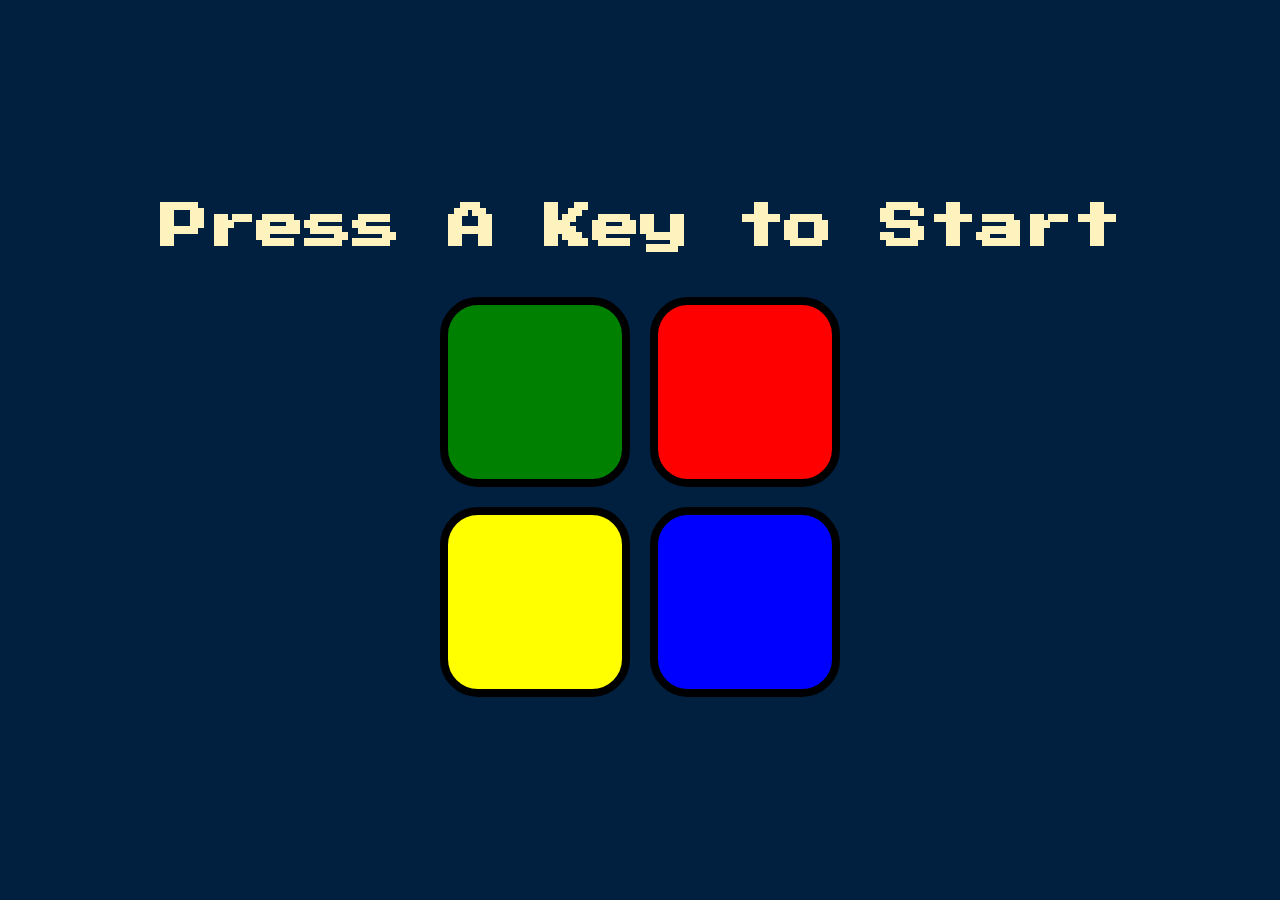
<file: projects/simon-game/index.html>
<!DOCTYPE html>
<html lang="en">
<head>
  <meta charset="utf-8">
  <title>Simon</title>
  <meta name="viewport" content="width=device-width, initial-scale=1.0">

  <link rel="stylesheet" href="styles.css">
  <link href="https://fonts.googleapis.com/css?family=Press+Start+2P" rel="stylesheet">
</head>

<body>
  <h1 id="level-title">Press A Key to Start</h1>

  <div class="container">
    <div id="green" class="btn green"></div>
    <div id="red" class="btn red"></div>
    <div id="yellow" class="btn yellow"></div>
    <div id="blue" class="btn blue"></div>
  </div>

  <script src="https://ajax.googleapis.com/ajax/libs/jquery/3.7.1/jquery.min.js"></script>
  <script src="index.js"></script>
</body>
</html>
</file>
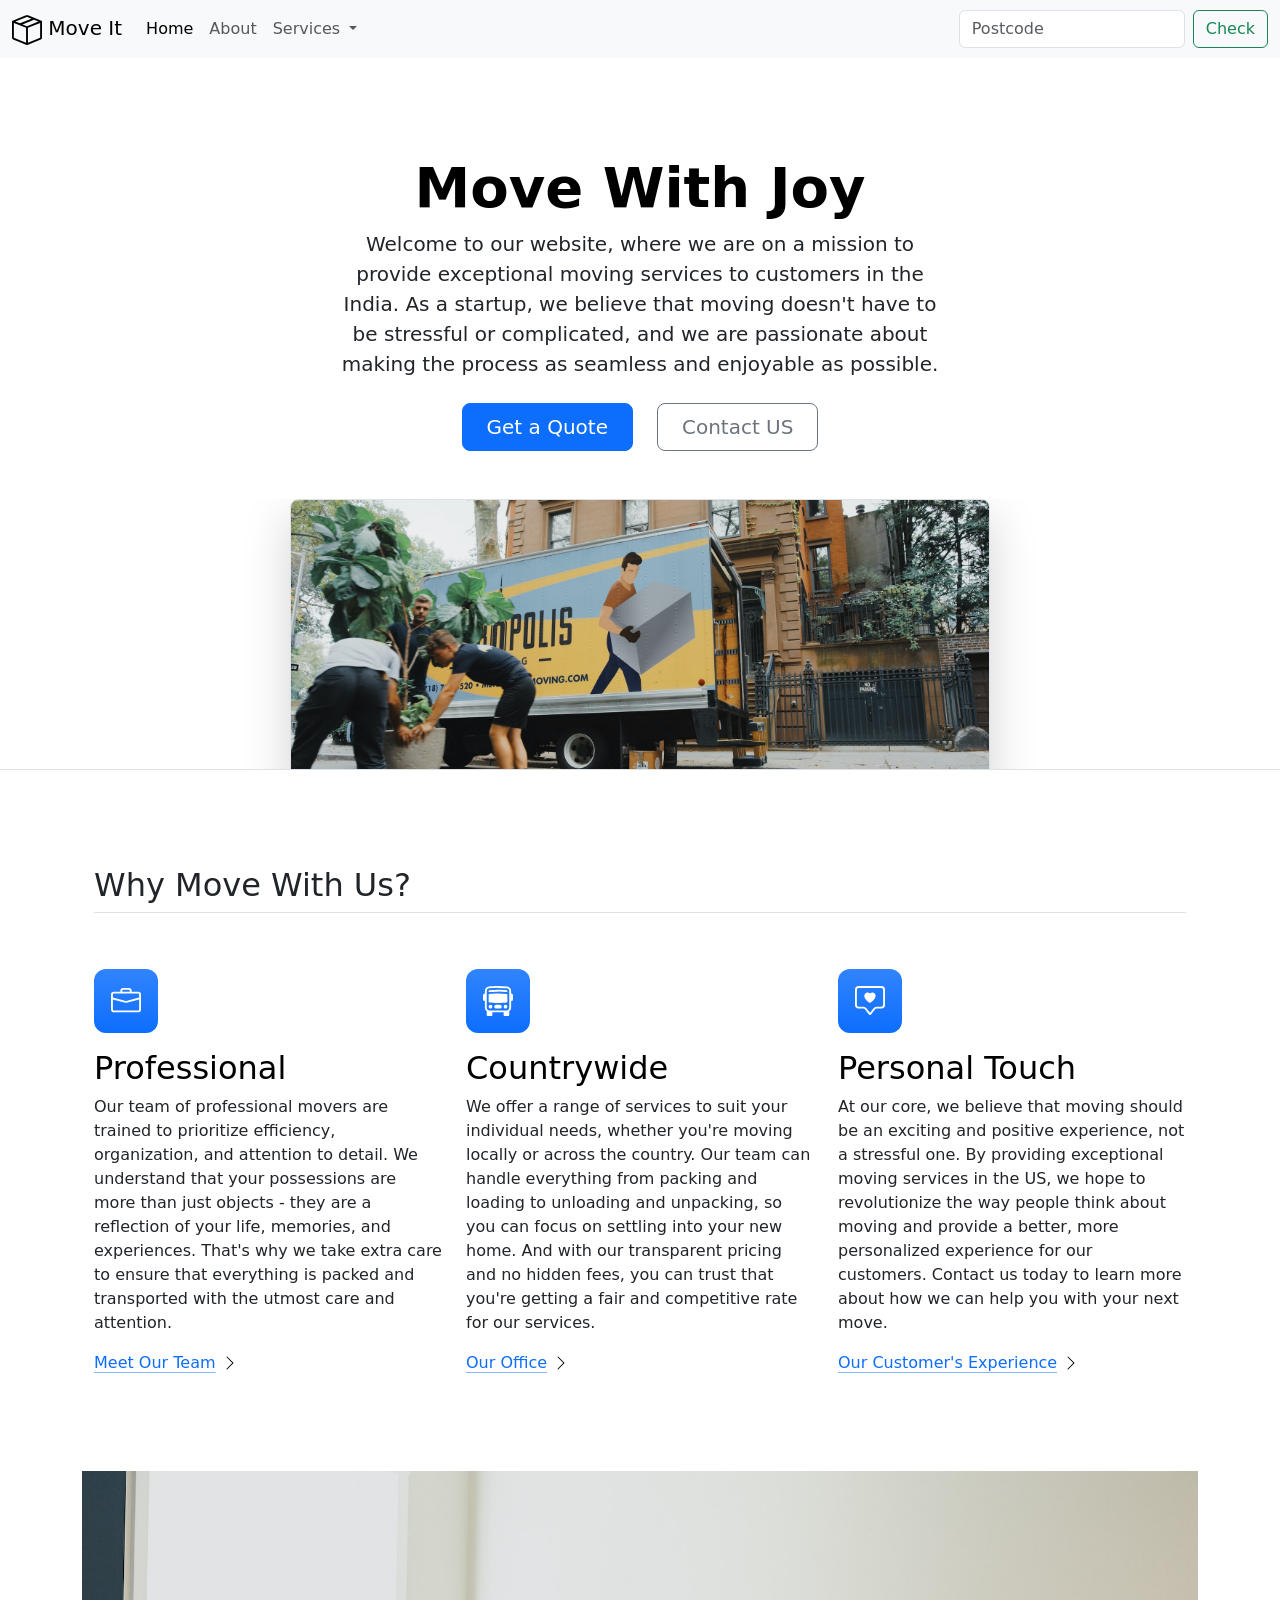
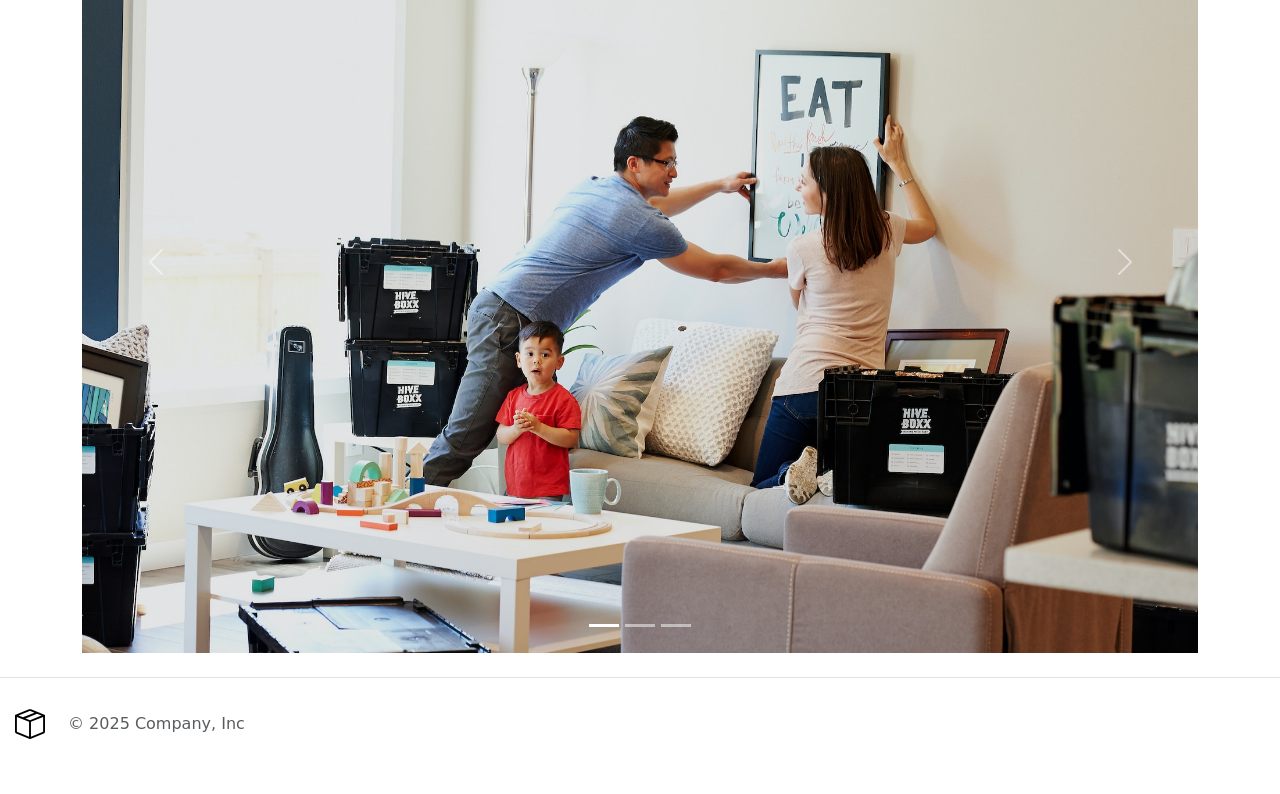
<file: projects/archive/Bootstrap courier website/index.html>
<!DOCTYPE html>
<html lang="en">

<head>
  <meta charset="UTF-8">
  <meta name="viewport" content="width=device-width, initial-scale=1.0">
  <title>Bootstrap Components</title>
  <link href="https://cdn.jsdelivr.net/npm/bootstrap@5.3.0-alpha2/dist/css/bootstrap.min.css" rel="stylesheet"
    integrity="sha384-aFq/bzH65dt+w6FI2ooMVUpc+21e0SRygnTpmBvdBgSdnuTN7QbdgL+OapgHtvPp" crossorigin="anonymous">
  <style>
  .feature-icon {
      width: 4rem;
      height: 4rem;
      border-radius: 0.75rem;
  }
  </style>
</head>

<body>
  <nav class="navbar navbar-expand-lg bg-body-tertiary">
    <div class="container-fluid">
      <a class="navbar-brand" href="#"><img src="./box-seam.svg" alt="move it icon" style="height: 30px;"/> Move It</a>
      <button class="navbar-toggler" type="button" data-bs-toggle="collapse" data-bs-target="#navbarSupportedContent" aria-controls="navbarSupportedContent" aria-expanded="false" aria-label="Toggle navigation">
        <span class="navbar-toggler-icon"></span>
      </button>
      <div class="collapse navbar-collapse" id="navbarSupportedContent">
        <ul class="navbar-nav me-auto mb-2 mb-lg-0">
          <li class="nav-item">
            <a class="nav-link active" aria-current="page" href="#">Home</a>
          </li>
          <li class="nav-item">
            <a class="nav-link" href="#">About</a>
          </li>
          <li class="nav-item dropdown">
            <a class="nav-link dropdown-toggle" href="#" role="button" data-bs-toggle="dropdown" aria-expanded="false">
              Services
            </a>
            <ul class="dropdown-menu">
              <li><a class="dropdown-item" href="#">Home & Office Move</a></li>
              <li><a class="dropdown-item" href="#">Packing, Handling & Storage</a></li>
              <li><a class="dropdown-item" href="#">Specialized & Custom Move</a></li>
            </ul>
          </li>
        </ul>
        <form class="d-flex" role="search">
          <input class="form-control me-2" type="search" placeholder="Postcode" aria-label="Search">
          <button class="btn btn-outline-success" type="submit">Check</button>
        </form>
      </div>
    </div>
  </nav>

  <div class="px-4 pt-5 my-5 text-center border-bottom">
    <h1 class="display-4 fw-bold text-body-emphasis">Move With Joy</h1>
    <div class="col-lg-6 mx-auto">
      <p class="lead mb-4">Welcome to our website, where we are on a mission to provide exceptional moving services to customers in the India. As a startup, we believe that moving doesn't have to be stressful or complicated, and we are passionate about making the process as seamless and enjoyable as possible.</p>
      <div class="d-grid gap-2 d-sm-flex justify-content-sm-center mb-5">
        <button type="button" class="btn btn-primary btn-lg px-4 me-sm-3">Get a Quote</button>
        <button type="button" class="btn btn-outline-secondary btn-lg px-4">Contact US</button>
      </div>
    </div>
    <div class="overflow-hidden" style="max-height: 30vh;">
      <div class="container px-5">
        <img src="./moving-van.jpg" class="img-fluid border rounded-3 shadow-lg mb-4" alt="Example image" width="700" height="500" loading="lazy">
      </div>
    </div>
  </div>

  <div class="container px-4 py-5" id="featured-3">
    <h2 class="pb-2 border-bottom">Why Move With Us?</h2>
    <div class="row g-4 py-5 row-cols-1 row-cols-lg-3">
      <div class="feature col">
        <div class="feature-icon d-inline-flex align-items-center justify-content-center text-bg-primary bg-gradient fs-2 mb-3">
          <img src="./briefcase.svg" alt="briefcase" height="30px">
        </div>
        <h3 class="fs-2 text-body-emphasis">Professional</h3>
        <p>Our team of professional movers are trained to prioritize efficiency, organization, and attention to detail. We understand that your possessions are more than just objects - they are a reflection of your life, memories, and experiences. That's why we take extra care to ensure that everything is packed and transported with the utmost care and attention.</p>
        <a href="#" class="icon-link">
          Meet Our Team <img src="./chevron-right.svg"/>
          <svg class="bi" aria-hidden="true"><use xlink:href="#chevron-right"></use></svg>
        </a>
      </div>
      <div class="feature col">
        <div class="feature-icon d-inline-flex align-items-center justify-content-center text-bg-primary bg-gradient fs-2 mb-3">
          <img src="./bus-front.svg" alt="bus icon" height="30px">
        </div>
        <h3 class="fs-2 text-body-emphasis">Countrywide</h3>
        <p>We offer a range of services to suit your individual needs, whether you're moving locally or across the country. Our team can handle everything from packing and loading to unloading and unpacking, so you can focus on settling into your new home. And with our transparent pricing and no hidden fees, you can trust that you're getting a fair and competitive rate for our services.</p>
        <a href="#" class="icon-link">
          Our Office <img src="./chevron-right.svg"/>
          <svg class="bi" aria-hidden="true"><use xlink:href="#chevron-right"></use></svg>
        </a>
      </div>
      <div class="feature col">
        <div class="feature-icon d-inline-flex align-items-center justify-content-center text-bg-primary bg-gradient fs-2 mb-3">
          <img src="./chat-square-heart.svg" alt="heart icon" height="30px">
        </div>
        <h3 class="fs-2 text-body-emphasis">Personal Touch</h3>
        <p>At our core, we believe that moving should be an exciting and positive experience, not a stressful one. By providing exceptional moving services in the US, we hope to revolutionize the way people think about moving and provide a better, more personalized experience for our customers. Contact us today to learn more about how we can help you with your next move.</p>
        <a href="#" class="icon-link">
          Our Customer's Experience <img src="./chevron-right.svg"/>
          <svg class="bi" aria-hidden="true"><use xlink:href="#chevron-right"></use></svg>
        </a>
      </div>
    </div>
  </div>

  <div id="carouselExampleIndicators" class="container carousel slide">
    <div class="carousel-indicators">
      <button type="button" data-bs-target="#carouselExampleIndicators" data-bs-slide-to="0" class="active" aria-current="true" aria-label="Slide 1"></button>
      <button type="button" data-bs-target="#carouselExampleIndicators" data-bs-slide-to="1" aria-label="Slide 2"></button>
      <button type="button" data-bs-target="#carouselExampleIndicators" data-bs-slide-to="2" aria-label="Slide 3"></button>
    </div>
    <div class="carousel-inner">
      <div class="carousel-item active">
        <img src="./family.jpg" class="d-block w-100" alt="...">
      </div>
      <div class="carousel-item">
        <img src="./dog.jpg" class="d-block w-100" alt="...">
      </div>
      <div class="carousel-item">
        <img src="./couple.jpg" class="d-block w-100" alt="...">
      </div>
    </div>
    <button class="carousel-control-prev" type="button" data-bs-target="#carouselExampleIndicators" data-bs-slide="prev">
      <span class="carousel-control-prev-icon" aria-hidden="true"></span>
      <span class="visually-hidden">Previous</span>
    </button>
    <button class="carousel-control-next" type="button" data-bs-target="#carouselExampleIndicators" data-bs-slide="next">
      <span class="carousel-control-next-icon" aria-hidden="true"></span>
      <span class="visually-hidden">Next</span>
    </button>
  </div>


  <footer class="d-flex flex-wrap justify-content-between align-items-center py-3 my-4 border-top">
    <div class="col-md-4 d-flex align-items-center">
      <a href="/" class="mb-3 me-2 mb-md-0 text-body-secondary text-decoration-none lh-1" aria-label="Bootstrap">
        <img src="box-seam.svg" alt="company icon" height="30" style="margin: 15px;">
      </a>
      <span class="mb-3 mb-md-0 text-body-secondary">© 2025 Company, Inc</span>
    </div>

    <ul class="nav col-md-4 justify-content-end list-unstyled d-flex">
      <li class="ms-3"><a class="text-body-secondary" href="#" aria-label="Instagram"><svg class="bi" width="24" height="24" aria-hidden="true"><use xlink:href="#instagram"></use></svg></a></li>
      <li class="ms-3"><a class="text-body-secondary" href="#" aria-label="Facebook"><svg class="bi" width="24" height="24"><use xlink:href="#facebook"></use></svg></a></li>
    </ul>
  </footer>

  <script src="https://cdn.jsdelivr.net/npm/bootstrap@5.3.5/dist/js/bootstrap.bundle.min.js" integrity="sha384-k6d4wzSIapyDyv1kpU366/PK5hCdSbCRGRCMv+eplOQJWyd1fbcAu9OCUj5zNLiq" crossorigin="anonymous"></script>
</body>

</html>
</file>
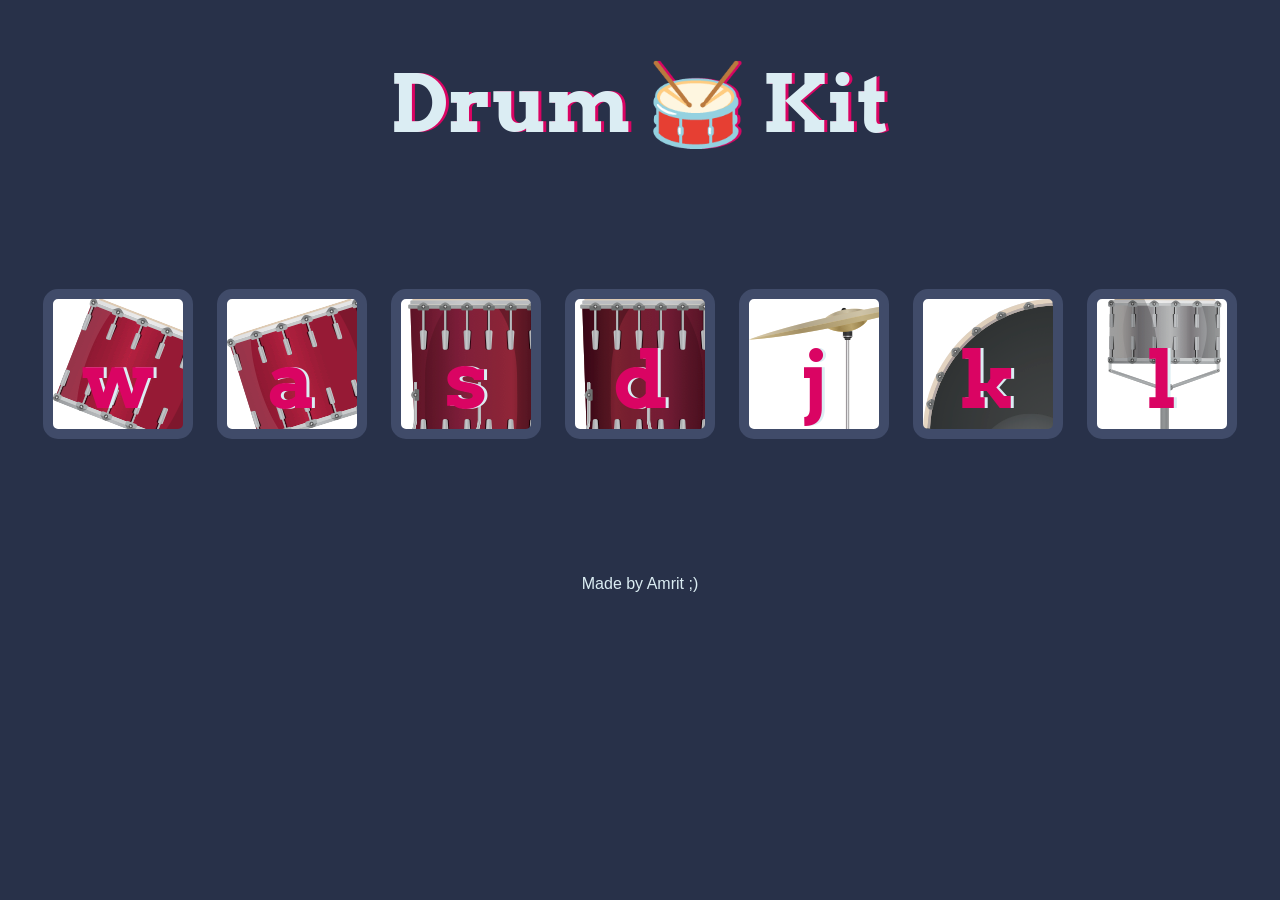
<file: projects/archive/drum kit/index.html>
<!DOCTYPE html>
<html lang="en" dir="ltr">

<head>
  <meta charset="utf-8">
  <title>Drum Kit</title>
  <link rel="stylesheet" href="styles.css">
  <link href="https://fonts.googleapis.com/css?family=Arvo" rel="stylesheet">
</head>

<body>

  <h1 id="title">Drum 🥁 Kit</h1>
  <div class="set">
    <button class="w drum">w</button>
    <button class="a drum">a</button>
    <button class="s drum">s</button>
    <button class="d drum">d</button>
    <button class="j drum">j</button>
    <button class="k drum">k</button>
    <button class="l drum">l</button>
  </div>


  <footer>
    Made by Amrit ;)
  </footer>
  <script src="./index.js"></script>
</body>

</html>
</file>
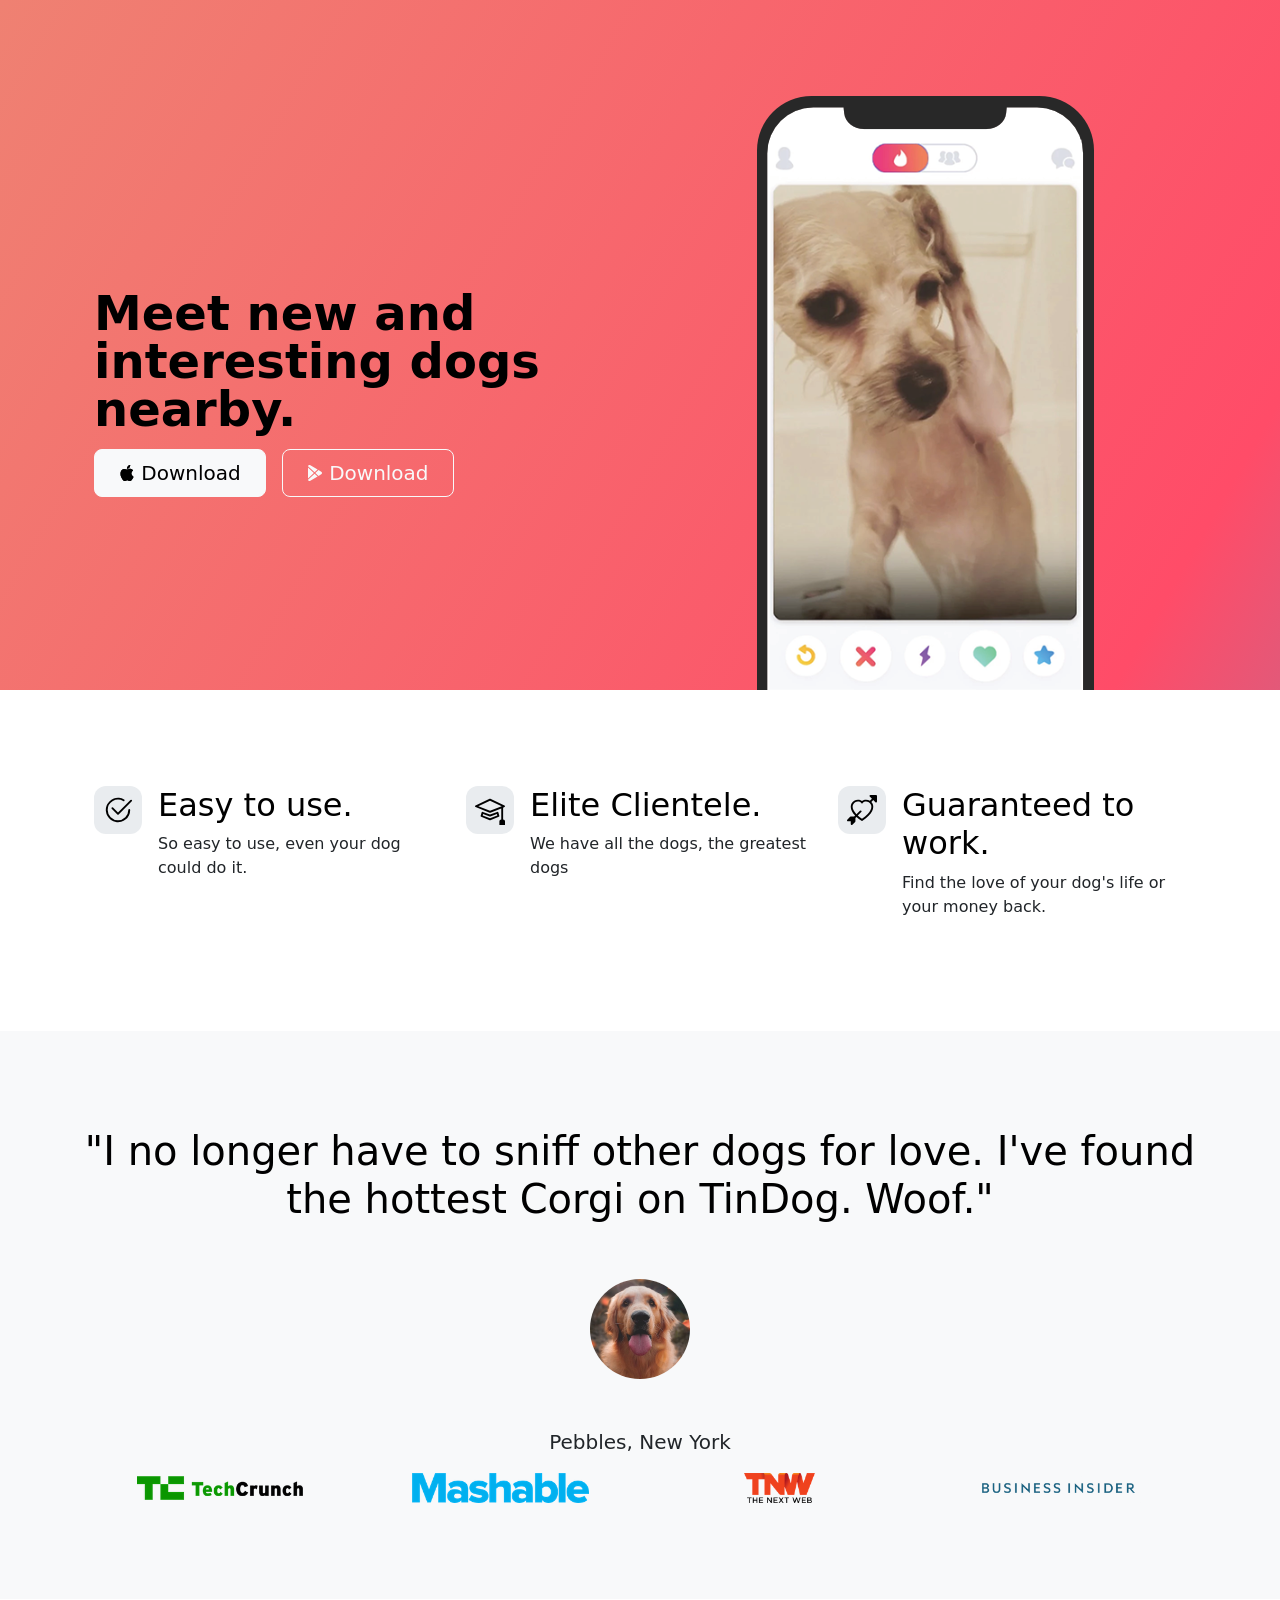
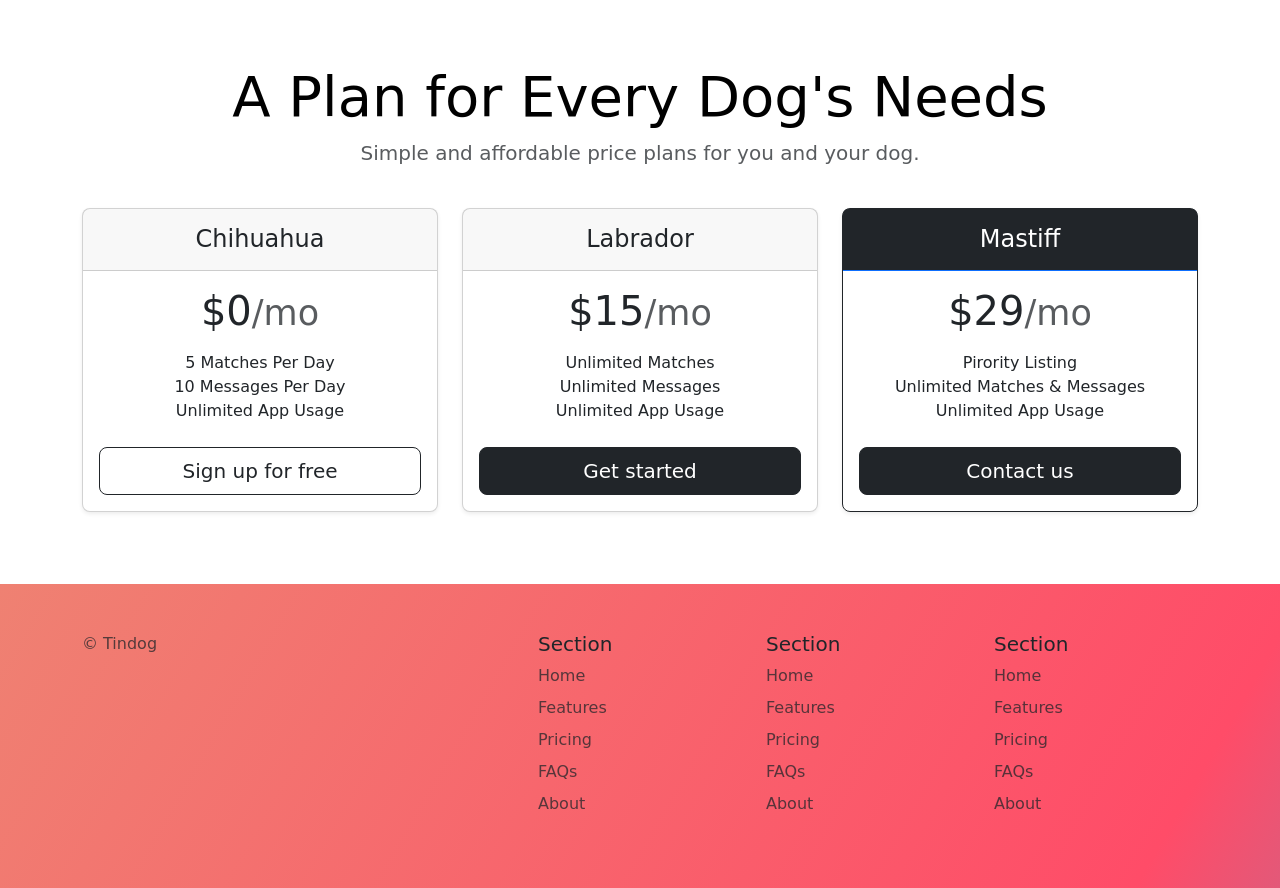
<file: projects/archive/TinDog Project/index.html>
<!DOCTYPE html>
<html lang="en">
  <head>
    <meta charset="UTF-8" />
    <meta name="viewport" content="width=device-width, initial-scale=1.0" />
    <title>TinDog</title>
    <link
      href="https://cdn.jsdelivr.net/npm/bootstrap@5.3.6/dist/css/bootstrap.min.css"
      rel="stylesheet"
      integrity="sha384-4Q6Gf2aSP4eDXB8Miphtr37CMZZQ5oXLH2yaXMJ2w8e2ZtHTl7GptT4jmndRuHDT"
      crossorigin="anonymous"
    />
    <link href="./css/style.css" rel="stylesheet" />
  </head>

  <body>
    <!-- Title -->
    <section id="title" class="gradient-background">
      <section id="title" class="gradient-background">
        <div class="container col-xxl-8 px-4 pt-5">
          <div class="row flex-lg-row-reverse align-items-center g-5 pt-5">
            <div class="col-10 col-sm-8 col-lg-6">
              <img
                src="./images/iphone.png"
                class="d-block mx-lg-auto img-fluid"
                alt="app demo"
                height="200"
                loading="lazy"
              />
            </div>
            <div class="col-lg-6">
              <h1 class="display-5 fw-bold text-body-emphasis lh-1 mb-3">
                Meet new and interesting dogs<br />
                nearby.
              </h1>
              <div class="d-grid gap-2 d-md-flex justify-content-md-start">
                <button type="button" class="btn btn-light btn-lg px-4 me-md-2">
                  <svg
                    xmlns="http://www.w3.org/2000/svg"
                    width="16"
                    height="16"
                    fill="currentColor"
                    class="bi bi-apple mb-1"
                    viewBox="0 0 16 16"
                  >
                    <path
                      d="M11.182.008C11.148-.03 9.923.023 8.857 1.18c-1.066 1.156-.902 2.482-.878 2.516.024.034 1.52.087 2.475-1.258.955-1.345.762-2.391.728-2.43Zm3.314 11.733c-.048-.096-2.325-1.234-2.113-3.422.212-2.189 1.675-2.789 1.698-2.854.023-.065-.597-.79-1.254-1.157a3.692 3.692 0 0 0-1.563-.434c-.108-.003-.483-.095-1.254.116-.508.139-1.653.589-1.968.607-.316.018-1.256-.522-2.267-.665-.647-.125-1.333.131-1.824.328-.49.196-1.422.754-2.074 2.237-.652 1.482-.311 3.83-.067 4.56.244.729.625 1.924 1.273 2.796.576.984 1.34 1.667 1.659 1.899.319.232 1.219.386 1.843.067.502-.308 1.408-.485 1.766-.472.357.013 1.061.154 1.782.539.571.197 1.111.115 1.652-.105.541-.221 1.324-1.059 2.238-2.758.347-.79.505-1.217.473-1.282Z"
                    />
                    <path
                      d="M11.182.008C11.148-.03 9.923.023 8.857 1.18c-1.066 1.156-.902 2.482-.878 2.516.024.034 1.52.087 2.475-1.258.955-1.345.762-2.391.728-2.43Zm3.314 11.733c-.048-.096-2.325-1.234-2.113-3.422.212-2.189 1.675-2.789 1.698-2.854.023-.065-.597-.79-1.254-1.157a3.692 3.692 0 0 0-1.563-.434c-.108-.003-.483-.095-1.254.116-.508.139-1.653.589-1.968.607-.316.018-1.256-.522-2.267-.665-.647-.125-1.333.131-1.824.328-.49.196-1.422.754-2.074 2.237-.652 1.482-.311 3.83-.067 4.56.244.729.625 1.924 1.273 2.796.576.984 1.34 1.667 1.659 1.899.319.232 1.219.386 1.843.067.502-.308 1.408-.485 1.766-.472.357.013 1.061.154 1.782.539.571.197 1.111.115 1.652-.105.541-.221 1.324-1.059 2.238-2.758.347-.79.505-1.217.473-1.282Z"
                    />
                  </svg>
                  Download
                </button>
                <button type="button" class="btn btn-outline-light btn-lg px-4">
                  <svg
                    xmlns="http://www.w3.org/2000/svg"
                    width="16"
                    height="16"
                    fill="currentColor"
                    class="bi bi-google-play mb-1"
                    viewBox="0 0 16 16"
                  >
                    <path
                      d="M14.222 9.374c1.037-.61 1.037-2.137 0-2.748L11.528 5.04 8.32 8l3.207 2.96 2.694-1.586Zm-3.595 2.116L7.583 8.68 1.03 14.73c.201 1.029 1.36 1.61 2.303 1.055l7.294-4.295ZM1 13.396V2.603L6.846 8 1 13.396ZM1.03 1.27l6.553 6.05 3.044-2.81L3.333.215C2.39-.341 1.231.24 1.03 1.27Z"
                    />
                  </svg>
                  Download
                </button>
              </div>
            </div>
          </div>
        </div>
      </section>
    </section>

    <!-- Features -->
    <section id="features">
      <div class="container px-4 py-5" id="hanging-icons">
        <div class="row g-4 py-5 row-cols-1 row-cols-lg-3">
          <div class="col d-flex align-items-start">
            <div
              class="icon-square text-body-emphasis bg-body-secondary d-inline-flex align-items-center justify-content-center fs-4 flex-shrink-0 me-3"
            >
              <svg
                xmlns="http://www.w3.org/2000/svg"
                height="30"
                fill="currentColor"
                class="bi bi-check2-circle"
                viewBox="0 0 16 16"
              >
                <path
                  d="M2.5 8a5.5 5.5 0 0 1 8.25-4.764.5.5 0 0 0 .5-.866A6.5 6.5 0 1 0 14.5 8a.5.5 0 0 0-1 0 5.5 5.5 0 1 1-11 0z"
                />
                <path
                  d="M15.354 3.354a.5.5 0 0 0-.708-.708L8 9.293 5.354 6.646a.5.5 0 1 0-.708.708l3 3a.5.5 0 0 0 .708 0l7-7z"
                />
              </svg>
            </div>
            <div>
              <h3 class="fs-2 text-body-emphasis">Easy to use.</h3>
              <p>So easy to use, even your dog could do it.</p>
            </div>
          </div>
          <div class="col d-flex align-items-start">
            <div
              class="icon-square text-body-emphasis bg-body-secondary d-inline-flex align-items-center justify-content-center fs-4 flex-shrink-0 me-3"
            >
              <svg
                xmlns="http://www.w3.org/2000/svg"
                height="30"
                fill="currentColor"
                class="bi bi-mortarboard"
                viewBox="0 0 16 16"
              >
                <path
                  d="M8.211 2.047a.5.5 0 0 0-.422 0l-7.5 3.5a.5.5 0 0 0 .025.917l7.5 3a.5.5 0 0 0 .372 0L14 7.14V13a1 1 0 0 0-1 1v2h3v-2a1 1 0 0 0-1-1V6.739l.686-.275a.5.5 0 0 0 .025-.917l-7.5-3.5ZM8 8.46 1.758 5.965 8 3.052l6.242 2.913L8 8.46Z"
                />
                <path
                  d="M4.176 9.032a.5.5 0 0 0-.656.327l-.5 1.7a.5.5 0 0 0 .294.605l4.5 1.8a.5.5 0 0 0 .372 0l4.5-1.8a.5.5 0 0 0 .294-.605l-.5-1.7a.5.5 0 0 0-.656-.327L8 10.466 4.176 9.032Zm-.068 1.873.22-.748 3.496 1.311a.5.5 0 0 0 .352 0l3.496-1.311.22.748L8 12.46l-3.892-1.556Z"
                />
              </svg>
            </div>
            <div>
              <h3 class="fs-2 text-body-emphasis">Elite Clientele.</h3>
              <p>We have all the dogs, the greatest dogs</p>
            </div>
          </div>
          <div class="col d-flex align-items-start">
            <div
              class="icon-square text-body-emphasis bg-body-secondary d-inline-flex align-items-center justify-content-center fs-4 flex-shrink-0 me-3"
            >
              <svg
                xmlns="http://www.w3.org/2000/svg"
                height="30"
                fill="currentColor"
                class="bi bi-arrow-through-heart"
                viewBox="0 0 16 16"
              >
                <path
                  fill-rule="evenodd"
                  d="M2.854 15.854A.5.5 0 0 1 2 15.5V14H.5a.5.5 0 0 1-.354-.854l1.5-1.5A.5.5 0 0 1 2 11.5h1.793l.53-.53c-.771-.802-1.328-1.58-1.704-2.32-.798-1.575-.775-2.996-.213-4.092C3.426 2.565 6.18 1.809 8 3.233c1.25-.98 2.944-.928 4.212-.152L13.292 2 12.147.854A.5.5 0 0 1 12.5 0h3a.5.5 0 0 1 .5.5v3a.5.5 0 0 1-.854.354L14 2.707l-1.006 1.006c.236.248.44.531.6.845.562 1.096.585 2.517-.213 4.092-.793 1.563-2.395 3.288-5.105 5.08L8 13.912l-.276-.182a21.86 21.86 0 0 1-2.685-2.062l-.539.54V14a.5.5 0 0 1-.146.354l-1.5 1.5Zm2.893-4.894A20.419 20.419 0 0 0 8 12.71c2.456-1.666 3.827-3.207 4.489-4.512.679-1.34.607-2.42.215-3.185-.817-1.595-3.087-2.054-4.346-.761L8 4.62l-.358-.368c-1.259-1.293-3.53-.834-4.346.761-.392.766-.464 1.845.215 3.185.323.636.815 1.33 1.519 2.065l1.866-1.867a.5.5 0 1 1 .708.708L5.747 10.96Z"
                />
              </svg>
            </div>
            <div>
              <h3 class="fs-2 text-body-emphasis">Guaranteed to work.</h3>
              <p>Find the love of your dog's life or your money back.</p>
            </div>
          </div>
        </div>
      </div>
    </section>

    <!-- Testimonial -->
    <section id="testimonial">
      <div class="p-5 text-center bg-body-tertiary">
        <div class="container py-5">
          <h1 class="text-body-emphasis">
            "I no longer have to sniff other dogs for love. I've found the
            hottest Corgi on TinDog. Woof."
          </h1>
          <img
            src="./images/dog-img.jpg"
            alt="dog pic"
            class="profile-img my-5"
          />
          <p class="col-lg-8 mx-auto lead">Pebbles, New York</p>
          <div class="container">
            <div class="row">
              <div class="col-lg-3 col-sm-12">
                <img
                  src="./images/techcrunch.png"
                  alt="techcrunch logo"
                  height="30"
                />
              </div>
              <div class="col-lg-3 col-sm-12">
                <img
                  src="./images/mashable.png"
                  alt="mashable logo"
                  height="30"
                />
              </div>
              <div class="col-lg-3 col-sm-12">
                <img src="./images/tnw.png" alt="tnw logo" height="30" />
              </div>
              <div class="col-lg-3 col-sm-12">
                <img
                  src="./images/bizinsider.png"
                  alt="bizinsider logo"
                  height="30"
                />
              </div>
            </div>
          </div>
        </div>
      </div>
    </section>

    <!-- Pricing -->
    <section id="pricing">
      <div class="container pt-5">
        <header>
          <div class="pricing-header p-3 pb-md-4 mx-auto text-center">
            <h1 class="display-4 fw-normal text-body-emphasis">
              A Plan for Every Dog's Needs
            </h1>
            <p class="fs-5 text-body-secondary">
              Simple and affordable price plans for you and your dog.
            </p>
          </div>
        </header>
        <main>
          <div class="row row-cols-1 row-cols-md-3 mb-3 text-center">
            <div class="col">
              <div class="card mb-4 rounded-3 shadow-sm">
                <div class="card-header py-3">
                  <h4 class="my-0 fw-normal">Chihuahua</h4>
                </div>
                <div class="card-body">
                  <h1 class="card-title pricing-card-title">
                    $0<small class="text-body-secondary fw-light">/mo</small>
                  </h1>
                  <ul class="list-unstyled mt-3 mb-4">
                    <li>5 Matches Per Day</li>
                    <li>10 Messages Per Day</li>
                    <li>Unlimited App Usage</li>
                  </ul>
                  <button
                    type="button"
                    class="w-100 btn btn-lg btn-outline-dark"
                  >
                    Sign up for free
                  </button>
                </div>
              </div>
            </div>
            <div class="col">
              <div class="card mb-4 rounded-3 shadow-sm">
                <div class="card-header py-3">
                  <h4 class="my-0 fw-normal">Labrador</h4>
                </div>
                <div class="card-body">
                  <h1 class="card-title pricing-card-title">
                    $15<small class="text-body-secondary fw-light">/mo</small>
                  </h1>
                  <ul class="list-unstyled mt-3 mb-4">
                    <li>Unlimited Matches</li>
                    <li>Unlimited Messages</li>
                    <li>Unlimited App Usage</li>
                  </ul>
                  <button type="button" class="w-100 btn btn-lg btn-dark">
                    Get started
                  </button>
                </div>
              </div>
            </div>
            <div class="col">
              <div class="card mb-4 rounded-3 shadow-sm border-dark">
                <div class="card-header py-3 text-bg-dark border-primary">
                  <h4 class="my-0 fw-normal">Mastiff</h4>
                </div>
                <div class="card-body">
                  <h1 class="card-title pricing-card-title">
                    $29<small class="text-body-secondary fw-light">/mo</small>
                  </h1>
                  <ul class="list-unstyled mt-3 mb-4">
                    <li>Pirority Listing</li>
                    <li>Unlimited Matches & Messages</li>
                    <li>Unlimited App Usage</li>
                  </ul>
                  <button type="button" class="w-100 btn btn-lg btn-dark">
                    Contact us
                  </button>
                </div>
              </div>
            </div>
          </div>
        </main>
      </div>
    </section>

    <!-- Footer -->
<section id="contact" class="gradient-background">
    <div class="container ">
      <footer class="row row-cols-1 row-cols-sm-2 row-cols-md-5 py-5 mt-5">
        <div class="col mb-3">

          <p class="text-body-secondary">© Tindog</p>
        </div>

        <div class="col mb-3">

        </div>

        <div class="col mb-3">
          <h5>Section</h5>
          <ul class="nav flex-column">
            <li class="nav-item mb-2"><a href="#" class="nav-link p-0 text-body-secondary">Home</a></li>
            <li class="nav-item mb-2"><a href="#" class="nav-link p-0 text-body-secondary">Features</a></li>
            <li class="nav-item mb-2"><a href="#" class="nav-link p-0 text-body-secondary">Pricing</a></li>
            <li class="nav-item mb-2"><a href="#" class="nav-link p-0 text-body-secondary">FAQs</a></li>
            <li class="nav-item mb-2"><a href="#" class="nav-link p-0 text-body-secondary">About</a></li>
          </ul>
        </div>

        <div class="col mb-3">
          <h5>Section</h5>
          <ul class="nav flex-column">
            <li class="nav-item mb-2"><a href="#" class="nav-link p-0 text-body-secondary">Home</a></li>
            <li class="nav-item mb-2"><a href="#" class="nav-link p-0 text-body-secondary">Features</a></li>
            <li class="nav-item mb-2"><a href="#" class="nav-link p-0 text-body-secondary">Pricing</a></li>
            <li class="nav-item mb-2"><a href="#" class="nav-link p-0 text-body-secondary">FAQs</a></li>
            <li class="nav-item mb-2"><a href="#" class="nav-link p-0 text-body-secondary">About</a></li>
          </ul>
        </div>

        <div class="col mb-3">
          <h5>Section</h5>
          <ul class="nav flex-column">
            <li class="nav-item mb-2"><a href="#" class="nav-link p-0 text-body-secondary">Home</a></li>
            <li class="nav-item mb-2"><a href="#" class="nav-link p-0 text-body-secondary">Features</a></li>
            <li class="nav-item mb-2"><a href="#" class="nav-link p-0 text-body-secondary">Pricing</a></li>
            <li class="nav-item mb-2"><a href="#" class="nav-link p-0 text-body-secondary">FAQs</a></li>
            <li class="nav-item mb-2"><a href="#" class="nav-link p-0 text-body-secondary">About</a></li>
          </ul>
        </div>
      </footer>
    </div>
  </section>

    <script
      src="https://cdn.jsdelivr.net/npm/bootstrap@5.3.6/dist/js/bootstrap.bundle.min.js"
      integrity="sha384-j1CDi7MgGQ12Z7Qab0qlWQ/Qqz24Gc6BM0thvEMVjHnfYGF0rmFCozFSxQBxwHKO"
      crossorigin="anonymous"
    ></script>
  </body>
</html>
</file>
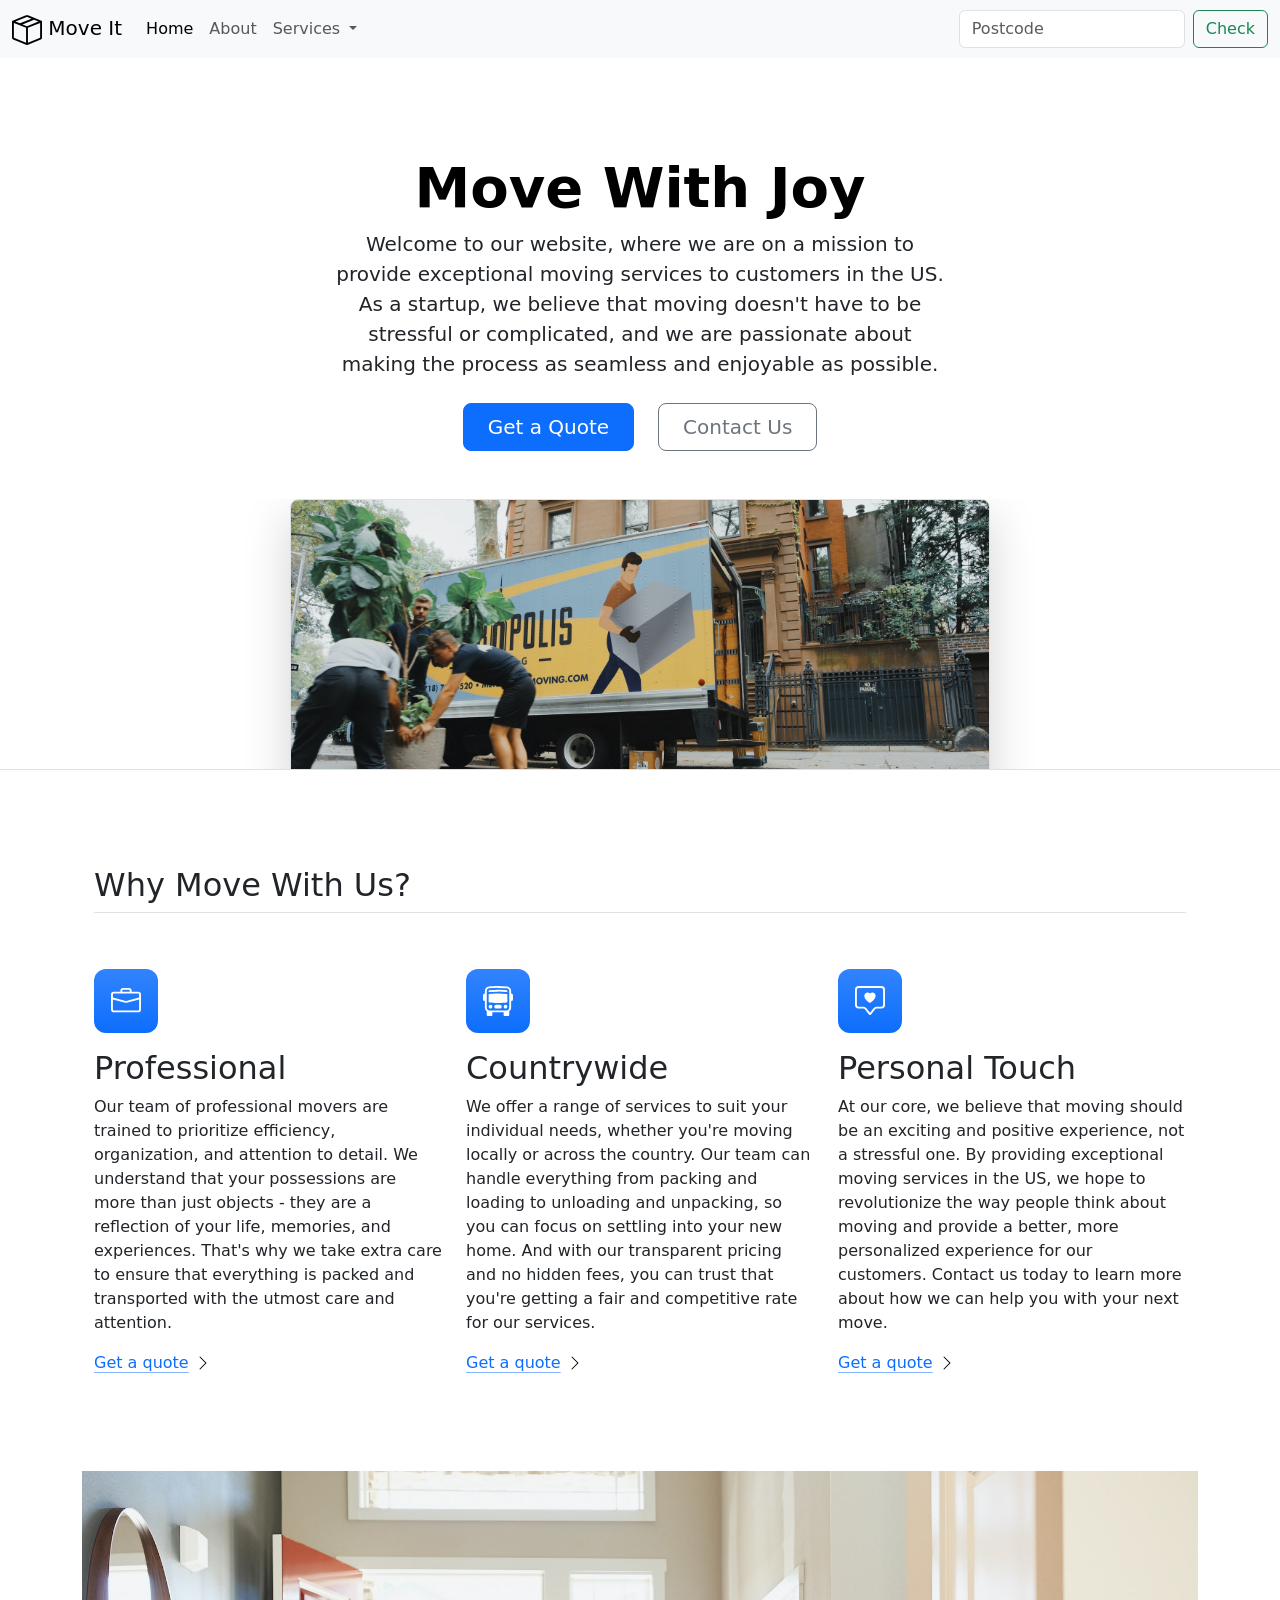
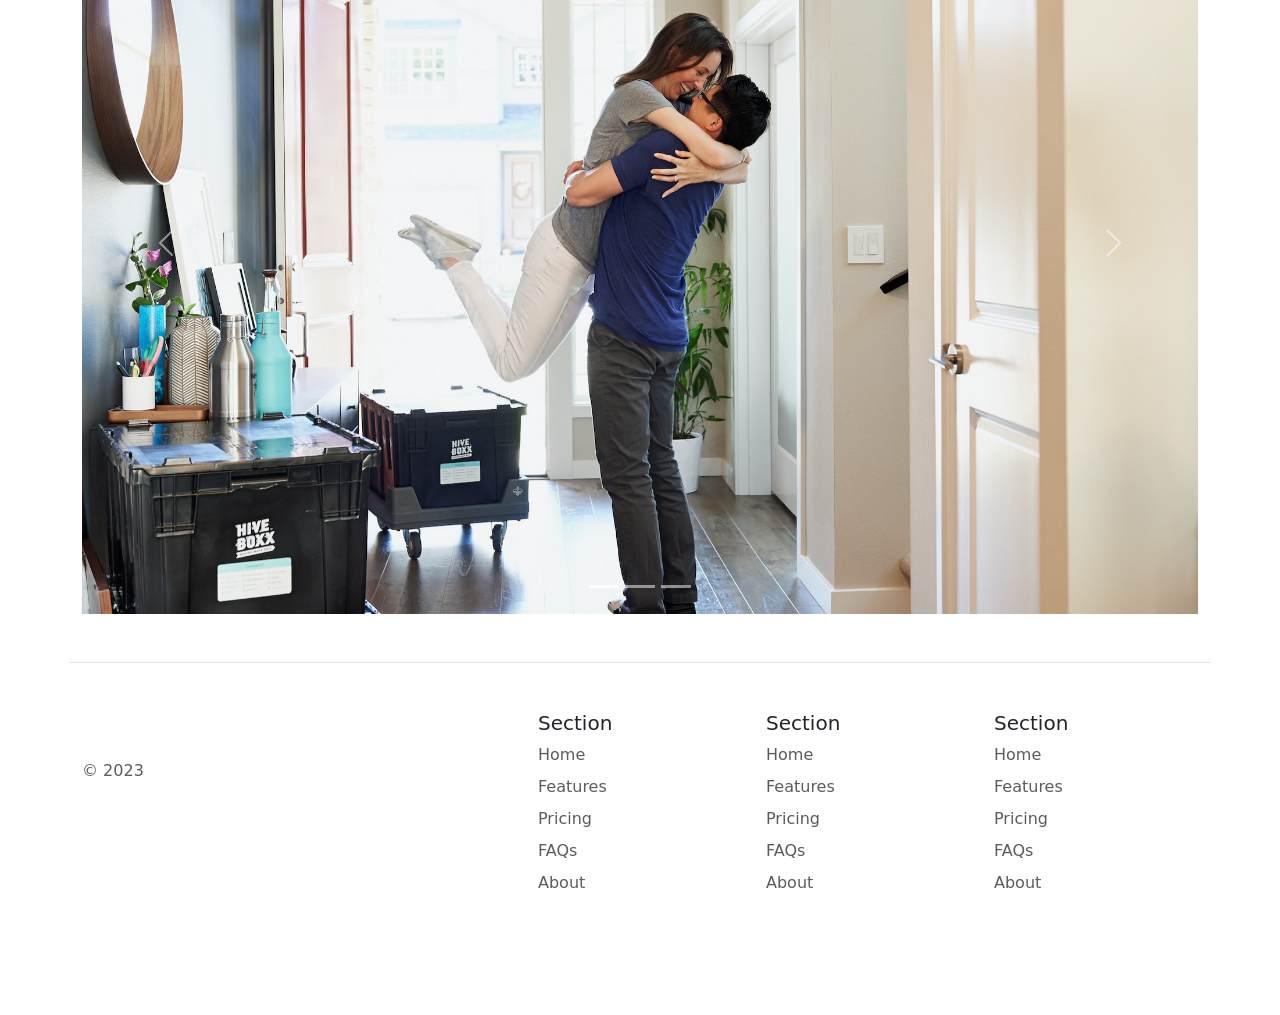
<file: projects/archive/Bootstrap courier website/solution.html>
<!DOCTYPE html>
<html lang="en">

<head>
  <meta charset="UTF-8">
  <meta name="viewport" content="width=device-width, initial-scale=1.0">
  <title>Bootstrap Components</title>
  <link href="https://cdn.jsdelivr.net/npm/bootstrap@5.3.0-alpha2/dist/css/bootstrap.min.css" rel="stylesheet"
    integrity="sha384-aFq/bzH65dt+w6FI2ooMVUpc+21e0SRygnTpmBvdBgSdnuTN7QbdgL+OapgHtvPp" crossorigin="anonymous">
  <style>
    .feature-icon {
      width: 4rem;
      height: 4rem;
      border-radius: 0.75rem;
    }
  </style>
</head>

<body>

  <nav class="navbar navbar-expand-lg bg-body-tertiary">
    <div class="container-fluid">
      <a class="navbar-brand" href="#"><img src="./box-seam.svg" alt="moveit brand icon" height="30"> Move It</a>
      <button class="navbar-toggler" type="button" data-bs-toggle="collapse" data-bs-target="#navbarSupportedContent"
        aria-controls="navbarSupportedContent" aria-expanded="false" aria-label="Toggle navigation">
        <span class="navbar-toggler-icon"></span>
      </button>
      <div class="collapse navbar-collapse" id="navbarSupportedContent">
        <ul class="navbar-nav me-auto mb-2 mb-lg-0">
          <li class="nav-item">
            <a class="nav-link active" aria-current="page" href="#">Home</a>
          </li>
          <li class="nav-item">
            <a class="nav-link" href="#">About</a>
          </li>
          <li class="nav-item dropdown">
            <a class="nav-link dropdown-toggle" href="#" role="button" data-bs-toggle="dropdown" aria-expanded="false">
              Services
            </a>
            <ul class="dropdown-menu">
              <li><a class="dropdown-item" href="#">Action</a></li>
              <li><a class="dropdown-item" href="#">Another action</a></li>
              <li>
                <hr class="dropdown-divider">
              </li>
              <li><a class="dropdown-item" href="#">Something else here</a></li>
            </ul>
          </li>
        </ul>
        <form class="d-flex" role="search">
          <input class="form-control me-2" type="search" placeholder="Postcode" aria-label="Search">
          <button class="btn btn-outline-success" type="submit">Check</button>
        </form>
      </div>
    </div>
  </nav>


  <div class="px-4 pt-5 my-5 text-center border-bottom">
    <h1 class="display-4 fw-bold text-body-emphasis">Move With Joy</h1>
    <div class="col-lg-6 mx-auto">
      <p class="lead mb-4">Welcome to our website, where we are on a mission to provide exceptional moving services to
        customers in the US. As a
        startup, we believe that moving doesn't have to be stressful or complicated, and we are passionate about making
        the
        process as seamless and enjoyable as possible.
      </p>
      <div class="d-grid gap-2 d-sm-flex justify-content-sm-center mb-5">
        <button type="button" class="btn btn-primary btn-lg px-4 me-sm-3">Get a Quote</button>
        <button type="button" class="btn btn-outline-secondary btn-lg px-4">Contact Us</button>
      </div>
    </div>
    <div class="overflow-hidden" style="max-height: 30vh;">
      <div class="container px-5">
        <img src="./moving-van.jpg" class="img-fluid border rounded-3 shadow-lg mb-4" alt="Example image" width="700"
          height="500" loading="lazy">
      </div>
    </div>
  </div>

  <div class="container px-4 py-5" id="featured-3">
    <h2 class="pb-2 border-bottom">Why Move With Us?</h2>
    <div class="row g-4 py-5 row-cols-1 row-cols-lg-3">
      <div class="feature col">
        <div
          class="feature-icon d-inline-flex align-items-center justify-content-center text-bg-primary bg-gradient fs-2 mb-3">
          <img src="./briefcase.svg" alt="briefcase" height="30">
        </div>
        <h3 class="fs-2">Professional</h3>
        <p>Our team of professional movers are trained to prioritize efficiency, organization, and attention to detail.
          We
          understand that your possessions are more than just objects - they are a reflection of your life, memories,
          and
          experiences. That's why we take extra care to ensure that everything is packed and transported with the utmost
          care and
          attention.</p>
        <a href="#" class="icon-link">
          Get a quote
          <img src="./chevron-right.svg" alt="chevron-right">
        </a>
      </div>
      <div class="feature col">
        <div
          class="feature-icon d-inline-flex align-items-center justify-content-center text-bg-primary bg-gradient fs-2 mb-3">
          <img src="./bus-front.svg" alt="bus-front" height="30">
        </div>
        <h3 class="fs-2">Countrywide</h3>
        <p>We offer a range of services to suit your individual needs, whether you're moving locally or across the
          country. Our
          team can handle everything from packing and loading to unloading and unpacking, so you can focus on settling
          into your
          new home. And with our transparent pricing and no hidden fees, you can trust that you're getting a fair and
          competitive
          rate for our services.</p>
        <a href="#" class="icon-link">
          Get a quote
          <img src="./chevron-right.svg" alt="chevron-right">
        </a>
      </div>
      <div class="feature col">
        <div
          class="feature-icon d-inline-flex align-items-center justify-content-center text-bg-primary bg-gradient fs-2 mb-3">
          <img src="./chat-square-heart.svg" alt="chat-square-heart" height="30">
        </div>
        <h3 class="fs-2">Personal Touch</h3>
        <p>At our core, we believe that moving should be an exciting and positive experience, not a stressful one. By
          providing
          exceptional moving services in the US, we hope to revolutionize the way people think about moving and provide
          a better,
          more personalized experience for our customers. Contact us today to learn more about how we can help you with
          your next
          move.</p>
        <a href="#" class="icon-link">
          Get a quote
          <img src="./chevron-right.svg" alt="chevron-right">
        </a>
      </div>
    </div>
  </div>
  <div class="container">
    <div id="carouselExampleIndicators" class="carousel slide">
      <div class="carousel-indicators">
        <button type="button" data-bs-target="#carouselExampleIndicators" data-bs-slide-to="0" class="active"
          aria-current="true" aria-label="Slide 1"></button>
        <button type="button" data-bs-target="#carouselExampleIndicators" data-bs-slide-to="1"
          aria-label="Slide 2"></button>
        <button type="button" data-bs-target="#carouselExampleIndicators" data-bs-slide-to="2"
          aria-label="Slide 3"></button>
      </div>
      <div class="carousel-inner">
        <div class="carousel-item active">
          <img src="./couple.jpg" class="d-block w-100" alt="couple">
        </div>
        <div class="carousel-item">
          <img src="./dog.jpg" class="d-block w-100" alt="dog">
        </div>
        <div class="carousel-item">
          <img src="./family.jpg" class="d-block w-100" alt="family">
        </div>
      </div>
      <button class="carousel-control-prev" type="button" data-bs-target="#carouselExampleIndicators"
        data-bs-slide="prev">
        <span class="carousel-control-prev-icon" aria-hidden="true"></span>
        <span class="visually-hidden">Previous</span>
      </button>
      <button class="carousel-control-next" type="button" data-bs-target="#carouselExampleIndicators"
        data-bs-slide="next">
        <span class="carousel-control-next-icon" aria-hidden="true"></span>
        <span class="visually-hidden">Next</span>
      </button>
    </div>
  </div>

  <div class="container">
    <footer class="row row-cols-1 row-cols-sm-2 row-cols-md-5 py-5 my-5 border-top">
      <div class="col mb-3">
        <a href="/" class="d-flex align-items-center mb-3 link-body-emphasis text-decoration-none">
          <svg class="bi me-2" width="40" height="32">
            <use xlink:href="#bootstrap"></use>
          </svg>
        </a>
        <p class="text-body-secondary">© 2023</p>
      </div>

      <div class="col mb-3">

      </div>

      <div class="col mb-3">
        <h5>Section</h5>
        <ul class="nav flex-column">
          <li class="nav-item mb-2"><a href="#" class="nav-link p-0 text-body-secondary">Home</a></li>
          <li class="nav-item mb-2"><a href="#" class="nav-link p-0 text-body-secondary">Features</a></li>
          <li class="nav-item mb-2"><a href="#" class="nav-link p-0 text-body-secondary">Pricing</a></li>
          <li class="nav-item mb-2"><a href="#" class="nav-link p-0 text-body-secondary">FAQs</a></li>
          <li class="nav-item mb-2"><a href="#" class="nav-link p-0 text-body-secondary">About</a></li>
        </ul>
      </div>

      <div class="col mb-3">
        <h5>Section</h5>
        <ul class="nav flex-column">
          <li class="nav-item mb-2"><a href="#" class="nav-link p-0 text-body-secondary">Home</a></li>
          <li class="nav-item mb-2"><a href="#" class="nav-link p-0 text-body-secondary">Features</a></li>
          <li class="nav-item mb-2"><a href="#" class="nav-link p-0 text-body-secondary">Pricing</a></li>
          <li class="nav-item mb-2"><a href="#" class="nav-link p-0 text-body-secondary">FAQs</a></li>
          <li class="nav-item mb-2"><a href="#" class="nav-link p-0 text-body-secondary">About</a></li>
        </ul>
      </div>

      <div class="col mb-3">
        <h5>Section</h5>
        <ul class="nav flex-column">
          <li class="nav-item mb-2"><a href="#" class="nav-link p-0 text-body-secondary">Home</a></li>
          <li class="nav-item mb-2"><a href="#" class="nav-link p-0 text-body-secondary">Features</a></li>
          <li class="nav-item mb-2"><a href="#" class="nav-link p-0 text-body-secondary">Pricing</a></li>
          <li class="nav-item mb-2"><a href="#" class="nav-link p-0 text-body-secondary">FAQs</a></li>
          <li class="nav-item mb-2"><a href="#" class="nav-link p-0 text-body-secondary">About</a></li>
        </ul>
      </div>
    </footer>
  </div>
  <script src="https://cdn.jsdelivr.net/npm/bootstrap@5.3.0-alpha3/dist/js/bootstrap.bundle.min.js"
    integrity="sha384-ENjdO4Dr2bkBIFxQpeoTz1HIcje39Wm4jDKdf19U8gI4ddQ3GYNS7NTKfAdVQSZe"
    crossorigin="anonymous"></script>
</body>

</html>
</file>
<file: projects/simon-game/styles.css>
/* Reset */
body {
  margin: 0;
  min-height: 100vh;

  display: flex;
  flex-direction: column;
  justify-content: center;   /* vertical center */
  align-items: center;       /* horizontal center */

  background-color: #011F3F;
  text-align: center;
}

/* Heading */
#level-title {
  font-family: 'Press Start 2P', cursive;
  font-size: clamp(1.5rem, 5vw, 3rem);
  color: #FEF2BF;

  margin: 0;
  margin-bottom: clamp(20px, 5vh, 60px);
}

/* Grid container */
.container {
  display: grid;
  grid-template-columns: repeat(2, 1fr);
  gap: 20px;

  width: min(90vw, 400px);
}

/* Buttons */
.btn {
  aspect-ratio: 1 / 1;   /* keeps square shape */
  border: 8px solid black;
  border-radius: 20%;
  cursor: pointer;
}

/* Colors */
.green { background-color: green; }
.red { background-color: red; }
.yellow { background-color: yellow; }
.blue { background-color: blue; }

/* Effects */
.pressed {
  box-shadow: 0 0 20px white;
  background-color: grey;
}

.game-over {
  background-color: red;
  opacity: 0.8;
}

/* Mobile tweaks */
@media (max-width: 480px) {
  .container {
    gap: 15px;
  }

  .btn {
    border-width: 6px;
  }
}
</file>
<file: projects/archive/drum kit/styles.css>
body {
  text-align: center;
  background-color: #283149;
}

h1 {
  font-size: 5rem;
  color: #DBEDF3;
  font-family: "Arvo", cursive;
  text-shadow: 3px 0 #DA0463;

}

footer {
  color: #DBEDF3;
  font-family: sans-serif;
}

.w {
  background-image: url("./images/tom1.png");
}

.a {
  background-image: url("./images/tom2.png");
}

.s {
  background-image: url("./images/tom3.png");
}

.d {
  background-image: url("./images/tom4.png");
}

.j {
  background-image: url("./images/crash.png");
}

.k {
  background-image: url("./images/kick.png");
}

.l {
  background-image: url("./images/snare.png");
}

.set {
  margin: 10% auto;
}

.game-over {
  background-color: red;
  opacity: 0.8;
}

.pressed {
  box-shadow: 0 3px 4px 0 #DBEDF3;
  opacity: 0.5;
}

.red {
  color: red;
}

.drum {
  outline: none;
  border: 10px solid #404B69;
  font-size: 5rem;
  font-family: 'Arvo', cursive;
  line-height: 2;
  font-weight: 900;
  color: #DA0463;
  text-shadow: 3px 0 #DBEDF3;
  border-radius: 15px;
  display: inline-block;
  width: 150px;
  height: 150px;
  text-align: center;
  margin: 10px;
  background-color: white;
}
</file>
<file: projects/archive/TinDog Project/css/style.css>
.gradient-background {
  background: linear-gradient(300deg, #00bfff, #ff4c68, #ef8172);
  background-size: 180% 180%;
  animation: gradient-animation 5s ease infinite;
}

@keyframes gradient-animation {
  0% {
    background-position: 0% 50%;
  }
  50% {
    background-position: 100% 50%;
  }
  100% {
    background-position: 0% 50%;
  }
}


.profile-img {
  height: 100px;
  border-radius: 50%;
}

.icon-square {
  width: 3rem;
  height: 3rem;
  border-radius: 0.75rem;
}
</file>
